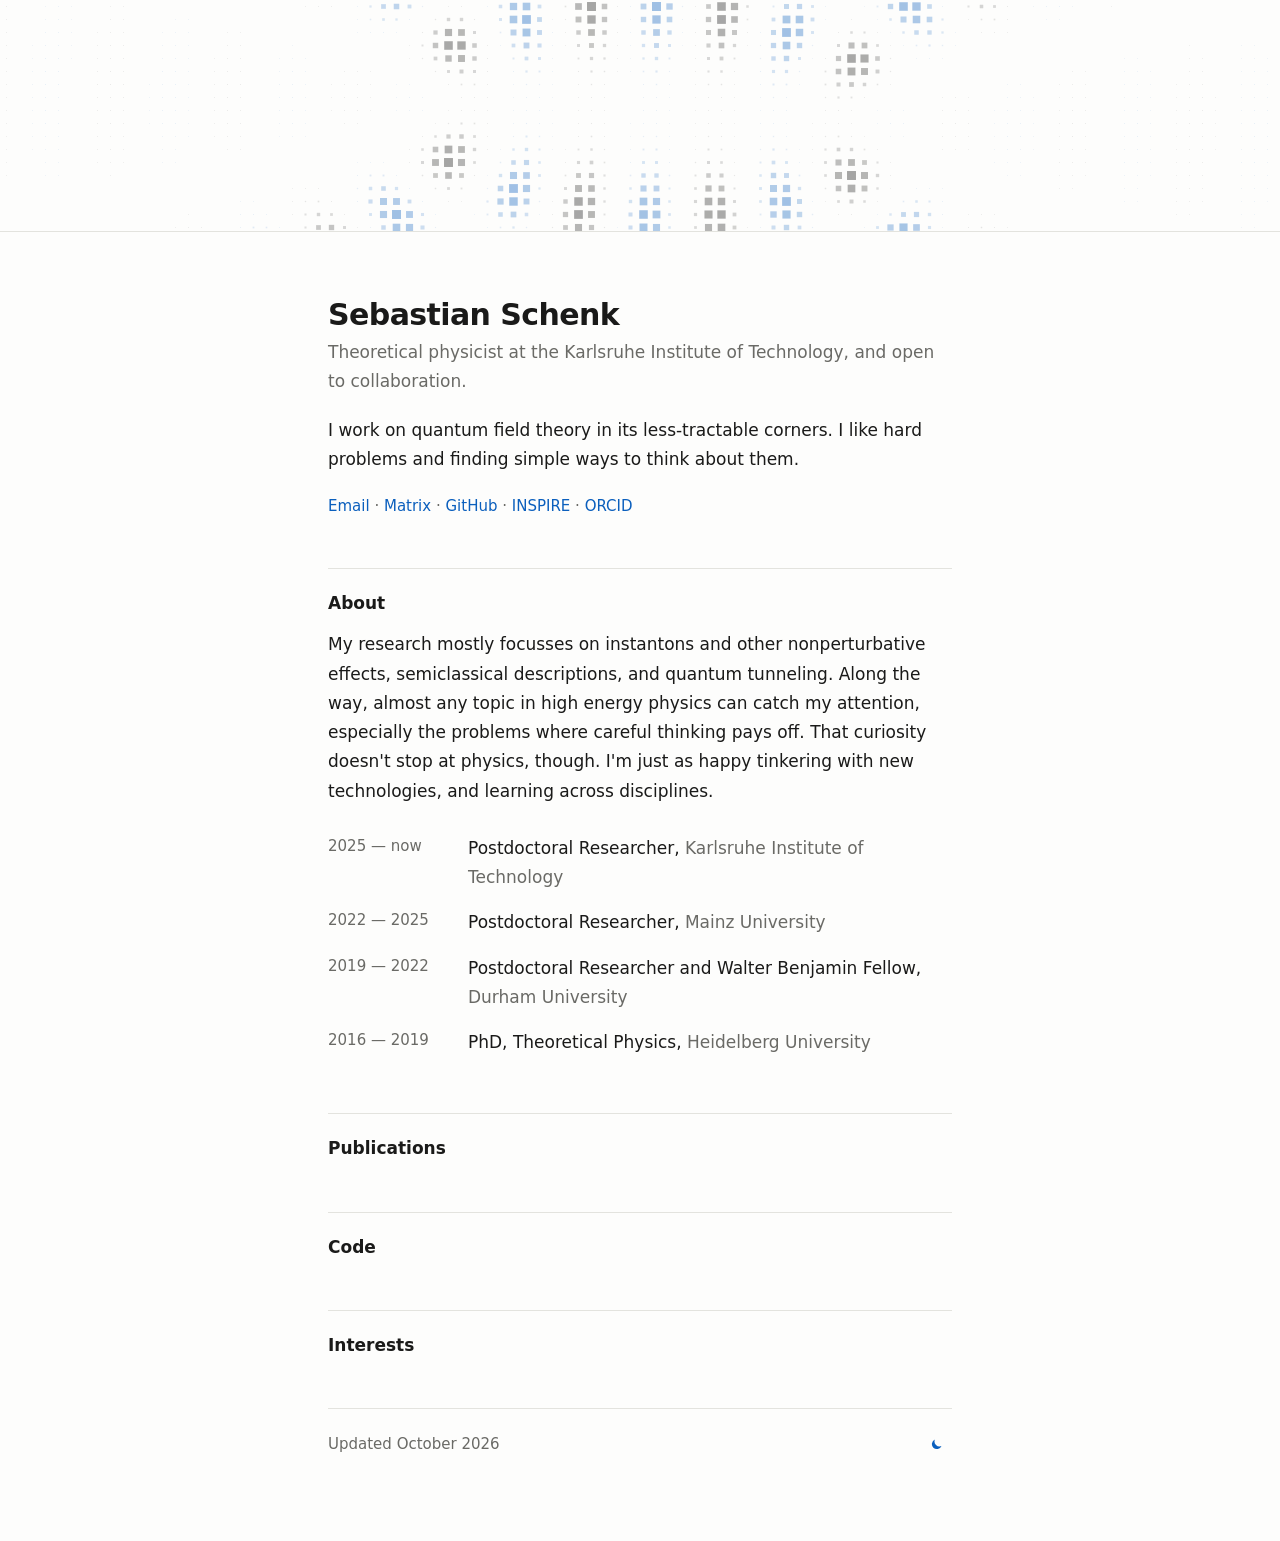
<file: index.html>
<!doctype html>
<html lang="en">
  <head>
    <meta charset="utf-8" />
    <meta name="viewport" content="width=device-width, initial-scale=1" />
    <meta
      http-equiv="Content-Security-Policy"
      content="default-src 'self'; script-src 'self'; style-src 'self'; img-src 'self'; font-src 'self'; connect-src 'none'; object-src 'none'; base-uri 'none'; form-action 'none'"
    />
    <title>Sebastian Schenk</title>
    <meta
      name="description"
      content="Personal site of Sebastian Schenk: theoretical physicist and quantum mechanic. Publications, projects, and ways to get in touch."
    />
    <meta name="color-scheme" content="light dark" />
    <meta name="theme-color" content="#fdfdfc" media="(prefers-color-scheme: light)" />
    <meta name="theme-color" content="#131314" media="(prefers-color-scheme: dark)" />

    <link rel="canonical" href="https://schenkse.github.io/" />

    <link rel="icon" type="image/svg+xml" href="src/assets/favicon.svg" />
    <link rel="stylesheet" href="src/css/main.css" />

    <meta property="og:type" content="website" />
    <meta property="og:url" content="https://schenkse.github.io/" />
    <meta property="og:title" content="Sebastian Schenk" />
    <meta
      property="og:description"
      content="Theoretical physicist and quantum mechanic. Publications, projects, contact."
    />
    <meta property="og:image" content="https://schenkse.github.io/src/assets/og-image.png" />
    <meta name="twitter:card" content="summary_large_image" />
    <meta name="twitter:image" content="https://schenkse.github.io/src/assets/og-image.png" />

    <script src="src/js/theme.js"></script>

    <script type="application/ld+json">
      {
        "@context": "https://schema.org",
        "@type": "Person",
        "name": "Sebastian Schenk",
        "jobTitle": "Theoretical physicist",
        "description": "Theoretical physicist and quantum mechanic.",
        "url": "https://schenkse.github.io/",
        "sameAs": [
          "https://github.com/schenkse",
          "https://inspirehep.net/authors/1706735",
          "https://orcid.org/0000-0002-9143-8870"
        ]
      }
    </script>

    <script src="src/js/main.js" defer></script>
  </head>
  <body>
    <div class="band" data-field>
      <canvas class="band__plate" aria-hidden="true"></canvas>
    </div>

    <main id="main" class="page">
      <h1>Sebastian Schenk</h1>
      <p class="lede">
        Theoretical physicist at the Karlsruhe Institute of Technology, and open to collaboration.
      </p>
      <p>
        I work on quantum field theory in its less-tractable corners.
        I like hard problems and finding simple ways to think about them.
      </p>

      <p class="reach">
        <a data-email href="#">Email</a>&nbsp;·
        <a data-matrix href="#">Matrix</a>&nbsp;·
        <a href="https://github.com/schenkse" rel="me" target="_blank">GitHub</a>&nbsp;·
        <a href="https://inspirehep.net/authors/1706735" rel="me" target="_blank">INSPIRE</a>&nbsp;·
        <a href="https://orcid.org/0000-0002-9143-8870" rel="me" target="_blank">ORCID</a>
      </p>

      <h2 id="about">About</h2>
      <p>
        My research mostly focusses on instantons and other nonperturbative effects, semiclassical descriptions, and quantum tunneling.
        Along the way, almost any topic in high energy physics can catch my attention, especially the problems where careful thinking pays off.
        That curiosity doesn't stop at physics, though.
        I'm just as happy tinkering with new technologies, and learning across disciplines.
      </p>
      <ol class="roles" role="list">
        <li>
          <span class="gutter">2025 — now</span>
          <span>Postdoctoral Researcher, <em>Karlsruhe Institute of Technology</em></span>
        </li>
        <li>
          <span class="gutter">2022 — 2025</span>
          <span>Postdoctoral Researcher, <em>Mainz University</em></span>
        </li>
        <li>
          <span class="gutter">2019 — 2022</span>
          <span>Postdoctoral Researcher and Walter Benjamin Fellow, <em>Durham University</em></span>
        </li>
        <li>
          <span class="gutter">2016 — 2019</span>
          <span>PhD, Theoretical Physics, <em>Heidelberg University</em></span>
        </li>
      </ol>

      <h2 id="publications">Publications</h2>
      <!-- build:publications -->

      <h2 id="code">Code</h2>
      <ul class="repos" role="list">
        <!-- build:projects -->
      </ul>

      <h2 id="interests">Interests</h2>
      <ul class="interests" role="list">
        <!-- build:interests -->
      </ul>

      <footer class="foot">
        <span>Updated <time datetime="2026-10">October 2026</time></span>
        <button
          class="theme-toggle"
          hidden
          type="button"
          aria-label="Switch to dark theme"
        >
          <svg class="theme-toggle__icon--moon" viewBox="0 0 24 24" width="15" height="15" aria-hidden="true"><path d="M20 14.5A8 8 0 0 1 9.5 4a8 8 0 1 0 10.5 10.5z" fill="currentColor"/></svg>
          <svg class="theme-toggle__icon--sun" viewBox="0 0 24 24" width="15" height="15" aria-hidden="true"><circle cx="12" cy="12" r="4.4" fill="currentColor"/><g stroke="currentColor" stroke-width="1.9" stroke-linecap="round"><path d="M12 2v2.6M12 19.4V22M2 12h2.6M19.4 12H22M4.9 4.9l1.9 1.9M17.2 17.2l1.9 1.9M4.9 19.1l1.9-1.9M17.2 6.8l1.9-1.9"/></g></svg>
        </button>
      </footer>
    </main>
  </body>
</html>
</file>
<file: src/css/main.css>
:root {
  color-scheme: light;
  --bg: #fdfdfc;
  --text: #1a1a19;
  --muted: #6a6a66;
  --border: #e3e3de;
  --accent: #0b5fbd;
  --icon-moon: block;
  --icon-sun: none;

  --font-sans: ui-sans-serif, system-ui, -apple-system, "Segoe UI", Roboto,
    "Helvetica Neue", Arial, sans-serif;

  --measure: 680px;
  --pad-x: 28px;

  --s1: 4px;
  --s2: 8px;
  --s3: 12px;
  --s4: 20px;
  --s5: 32px;
  --s6: 48px;
  --s7: 64px;
  --s8: 80px;
}

:root[data-theme="dark"] {
  color-scheme: dark;
  --bg: #131314;
  --text: #e6e6e3;
  --muted: #92928d;
  --border: #2b2b2c;
  --accent: #7fb0f5;
  --icon-moon: none;
  --icon-sun: block;
}

/* Follow the OS unless the switch stored a light override. */
@media (prefers-color-scheme: dark) {
  :root:not([data-theme="light"]) {
    color-scheme: dark;
    --bg: #131314;
    --text: #e6e6e3;
    --muted: #92928d;
    --border: #2b2b2c;
    --accent: #7fb0f5;
    --icon-moon: none;
    --icon-sun: block;
  }
}

*,
*::before,
*::after {
  box-sizing: border-box;
}

html {
  scroll-behavior: smooth;
}

@media (prefers-reduced-motion: reduce) {
  html {
    scroll-behavior: auto;
  }
}

body {
  margin: 0;
  background: var(--bg);
  color: var(--text);
  font-family: var(--font-sans);
  font-size: 17px;
  line-height: 1.72;
  -webkit-font-smoothing: antialiased;
  text-rendering: optimizeLegibility;
}

img,
canvas {
  display: block;
  max-width: 100%;
}

a {
  color: var(--accent);
  text-decoration: none;
}

a:hover {
  text-decoration: underline;
}

p:not(.reach) a {
  text-decoration: underline;
  text-underline-offset: 0.15em;
}

:focus-visible {
  outline: 2px solid var(--accent);
  outline-offset: 2px;
  border-radius: 2px;
}

.band {
  height: clamp(150px, 26vw, 232px);
  border-bottom: 1px solid var(--border);
}

.band__plate {
  width: 100%;
  height: 100%;
}

.page {
  max-width: var(--measure);
  margin: 0 auto;
  padding: var(--s7) var(--pad-x) var(--s8);
}

h1 {
  font-size: 30px;
  font-weight: 700;
  letter-spacing: -0.02em;
  margin: 0 0 var(--s1);
  line-height: 1.25;
}

.lede {
  color: var(--muted);
  font-size: 17px;
  margin: 0 0 var(--s4);
}

p {
  margin: 0 0 var(--s4);
}

.reach {
  margin: 0 0 var(--s5);
  font-size: 15px;
  color: var(--muted);
}

h2 {
  font-size: inherit;
  font-weight: 700;
  margin: var(--s6) 0 var(--s3);
  padding-top: var(--s4);
  border-top: 1px solid var(--border);
  scroll-margin-top: var(--s3);
}

ul,
ol {
  margin: 0 0 var(--s4);
  padding-left: 0;
  list-style: none;
}

.roles li,
.pubs li,
.repos li,
.interests li {
  display: grid;
  grid-template-columns: 128px 1fr;
  gap: var(--s1) var(--s3);
  padding: var(--s2) 0;
}

.gutter {
  color: var(--muted);
  font-size: 15px;
  font-variant-numeric: tabular-nums;
}

.roles em {
  font-style: normal;
  color: var(--muted);
}

.pub-more summary {
  width: fit-content;
  font-size: 15px;
  color: var(--accent);
  cursor: pointer;
  list-style: none;
}

.pub-more summary::-webkit-details-marker {
  display: none;
}

.pub-more summary:hover {
  text-decoration: underline;
}

.pub-more[open] .when-closed,
.pub-more:not([open]) .when-open {
  display: none;
}

.pubs li {
  padding: var(--s3) 0;
  line-height: 1.5;
}

.pub__title {
  display: block;
  font-weight: 600;
}

.pub__authors,
.pub__meta {
  display: block;
  color: var(--muted);
  font-size: 15px;
}

.repos .gutter {
  font-weight: 600;
}

.foot {
  margin-top: var(--s6);
  padding-top: var(--s4);
  border-top: 1px solid var(--border);
  display: flex;
  flex-wrap: wrap;
  align-items: center;
  gap: var(--s1) var(--s3);
  font-size: 15px;
  color: var(--muted);
}

.theme-toggle {
  margin-left: auto;
  display: inline-flex;
  align-items: center;
  justify-content: center;
  min-width: 32px;
  min-height: 32px;
  background: none;
  border: 0;
  padding: 8px;
  font: inherit;
  font-size: 15px;
  color: var(--accent);
  cursor: pointer;
}

/* Hidden until main.js has wired the click handler. */
.theme-toggle[hidden] {
  display: none;
}

.theme-toggle:hover {
  color: var(--text);
}

.theme-toggle__icon--moon {
  display: var(--icon-moon);
}

.theme-toggle__icon--sun {
  display: var(--icon-sun);
}

::view-transition-old(root),
::view-transition-new(root) {
  animation-duration: 160ms;
}

@media (prefers-reduced-motion: reduce) {
  ::view-transition-group(*),
  ::view-transition-old(*),
  ::view-transition-new(*) {
    animation: none !important;
  }
}

@media (max-width: 560px) {
  :root {
    --pad-x: 20px;
  }

  body {
    font-size: 16px;
  }

  .page {
    padding: var(--s6) var(--pad-x) var(--s7);
  }

  .roles li,
  .pubs li,
  .repos li,
  .interests li {
    grid-template-columns: 1fr;
  }
}
</file>
